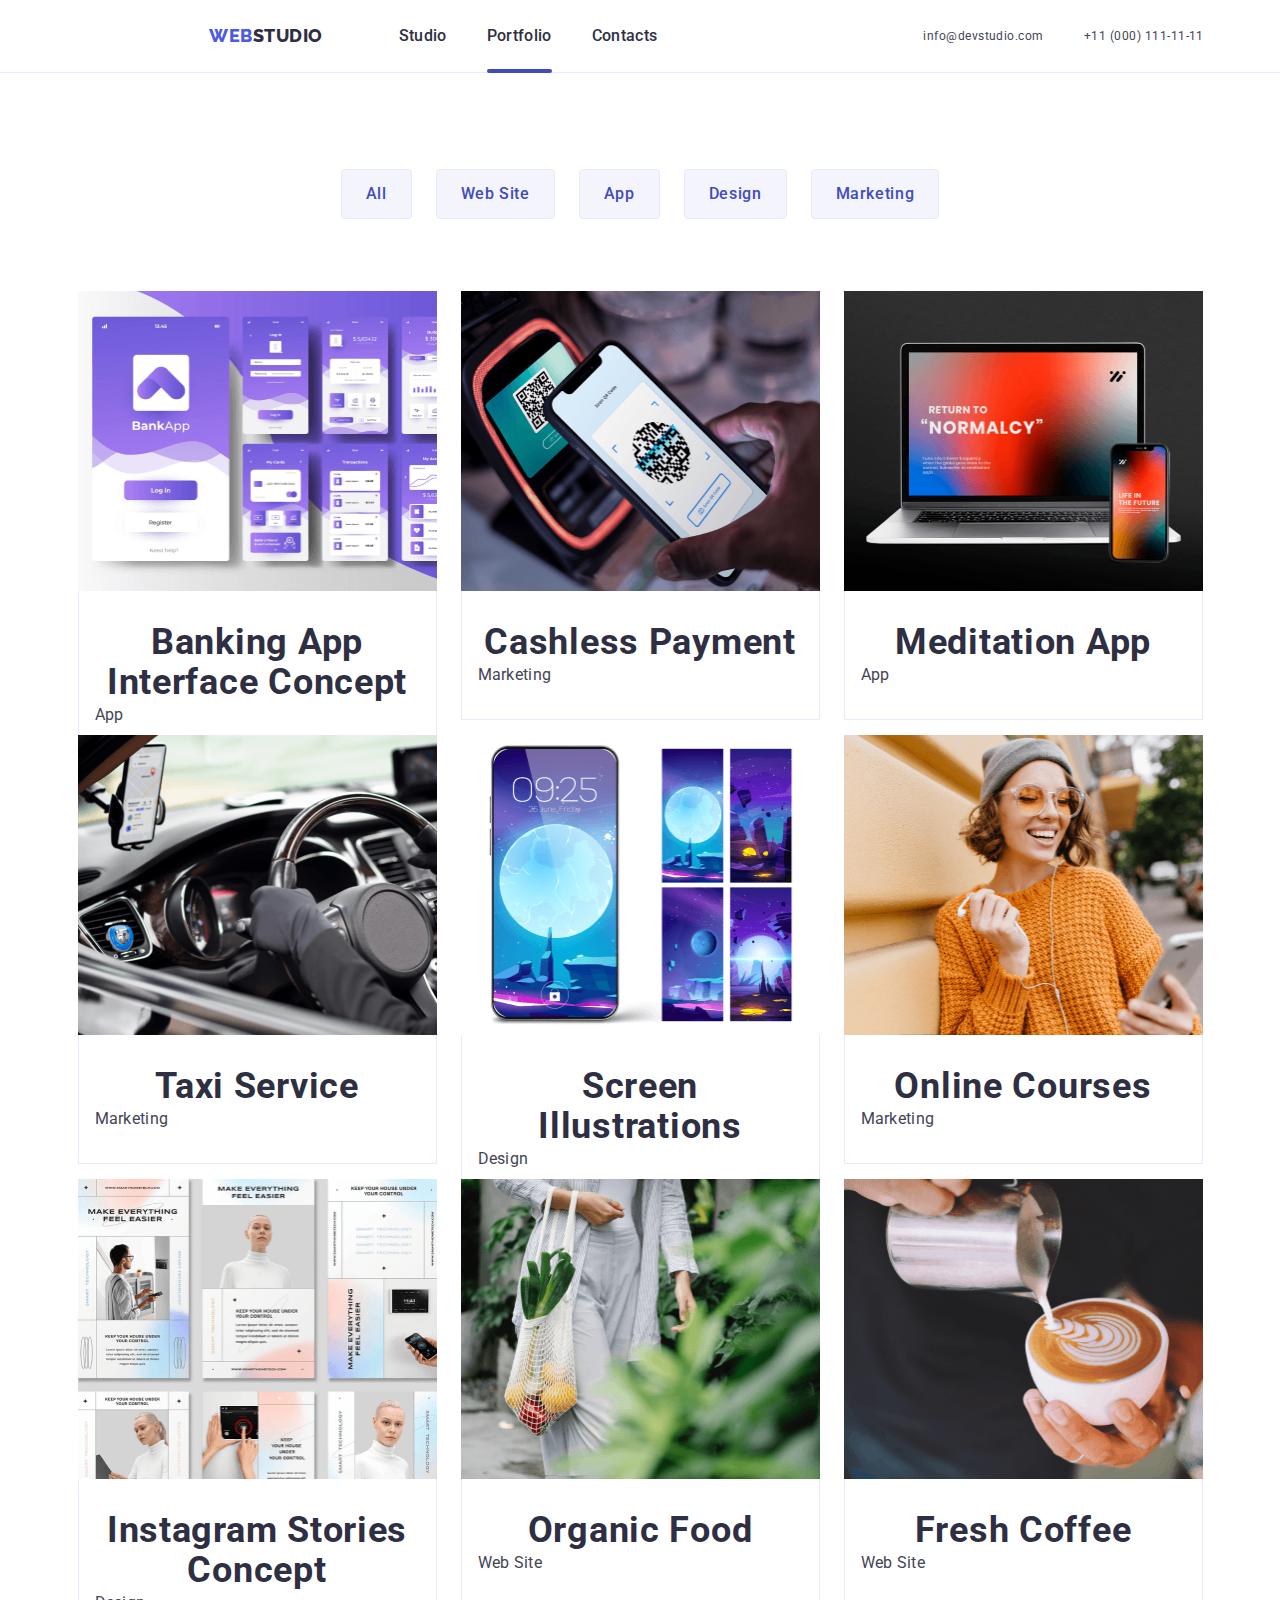
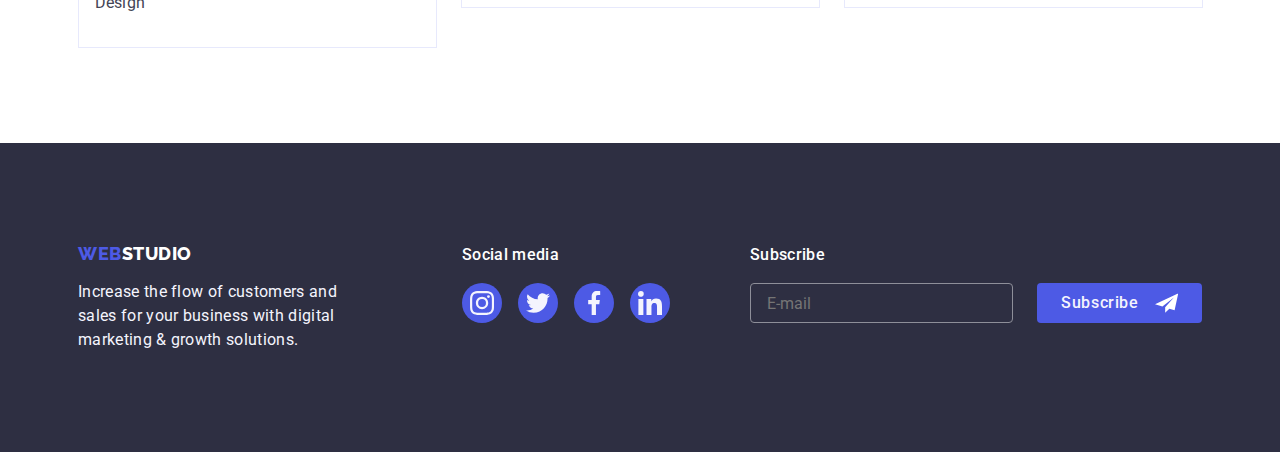
<file: portfolio.html>
<!DOCTYPE html>
<html lang="en">

<head>
    <meta charset="UTF-8" />
    <meta name="viewport" content="width=device-width, initial-scale=1.0" />
    <title>Web Studio</title>

    <!-- Fonts -->
    <link rel="preconnect" href="https://fonts.googleapis.com">
    <link rel="preconnect" href="https://fonts.gstatic.com" crossorigin>
    <link href="https://fonts.googleapis.com/css2?family=Raleway:wght@800&family=Roboto:wght@400;500;700&display=swap"
        rel="stylesheet">
    <!-- Styles -->
    <link rel="stylesheet" type="text/css"
        href=" https://cdnjs.cloudflare.com/ajax/libs/modern-normalize/2.0.0/modern-normalize.min.css">
    <!-- <link rel="stylesheet" href="./css/styles.css"> -->
    <link rel="stylesheet" type="text/css" href="./css/mobile_first.css">
    <link rel="stylesheet" type="text/css" href="./css/tablet.css">
    <link rel="stylesheet" type="text/css" href="./css/desktop.css">
</head>

<body>
    <header>
        <div class="container header-container">
            <nav>
                <a href="./index.html" class="logo" width="44" height="21" alt="WebStudio">WEB<span>STUDIO</span></a>
                <ul class="menu">
                    <li><a href="./index.html">Studio</a></li>
                    <li><a href="./portfolio.html" class="current">Portfolio</a></li>
                    <li><a href="#">Contacts</a></li>
                </ul>
            </nav>
            <address class="contacts">
                <ul>
                    <li><a href="mailto:info@devstudio.com">info@devstudio.com</a></li>
                    <li><a href="tel:+11000111111">+11 (000) 111-11-11</a></li>
                </ul>
            </address>
        </div>
    </header>

    <main>
        <section class="portfolio-section">
            <div class="container">
                <h1 class="visually-hidden" hidden>portfolio-hidden</h1>
                <ul class="filter">
                    <li class="filter-button"><button type="button">All</button></li>
                    <li class="filter-button">
                        <button type="button">Web Site</button>
                    </li>
                    <li class="filter-button"><button type="button">App</button></li>
                    <li class="filter-button">
                        <button type="button">Design</button>
                    </li>
                    <li class="filter-button"><button type="button">Marketing</button>
                    </li>
                </ul>

                <ul class="portfolio-list">
                    <li class="portfolio-element" tabindex="0">
                        <a href="#">
                            <div class="portfolio-box">
                                <img src="./images/portfolio/banking_app_interface_concept.jpg" width="360" height="300"
                                    alt="App" />
                                <p class="overlay">14 Stylish and User-Friendly App Design Concepts · Task Manager App ·
                                    Calorie Tracker App · Exotic Fruit Ecommerce App · Cloud Storage App</p>
                            </div>
                            <div class="portfolio-element-details">
                                <h2>Banking App Interface Concept</h2>
                                <p>App</p>
                            </div>
                        </a>
                    </li>
                    <li class="portfolio-element" tabindex="0">
                        <a href="#">
                            <div class="portfolio-box">
                                <img src="./images/portfolio/cashless_payment.jpg" width="360" height="300"
                                    alt="Marketing" />
                                <p class="overlay">14 Stylish and User-Friendly App Design Concepts · Task Manager App ·
                                    Calorie Tracker App · Exotic Fruit Ecommerce App · Cloud Storage App</p>
                            </div>

                            <div class="portfolio-element-details">
                                <h2>Cashless Payment</h2>
                                <p>Marketing</p>
                            </div>
                        </a>
                    </li>
                    <li class="portfolio-element" tabindex="0">
                        <a href="#">
                            <div class="portfolio-box">
                                <img src="./images/portfolio/meditation_app.jpg" width="360" height="300" alt="App" />
                                <p class="overlay">14 Stylish and User-Friendly App Design Concepts · Task Manager App ·
                                    Calorie Tracker App · Exotic Fruit Ecommerce App · Cloud Storage App</p>
                            </div>
                            <div class="portfolio-element-details">
                                <h2>Meditation App</h2>
                                <p>App</p>
                            </div>
                        </a>
                    </li>
                    <li class="portfolio-element" tabindex="0">
                        <a href="#">
                            <div class="portfolio-box">
                                <img src="./images/portfolio/taxi_service.jpg" width="360" height="300" alt="App" />
                                <p class="overlay">14 Stylish and User-Friendly App Design Concepts · Task Manager App ·
                                    Calorie Tracker App · Exotic Fruit Ecommerce App · Cloud Storage App</p>
                            </div>
                            <div class="portfolio-element-details">
                                <h2>Taxi Service</h2>
                                <p>Marketing</p>
                            </div>
                        </a>
                    </li>
                    <li class="portfolio-element" tabindex="0">
                        <a href="#">
                            <div class="portfolio-box">
                                <img src="./images/portfolio/screen_illustrations.jpg" width="360" height="300"
                                    alt="Marketing" />
                                <p class="overlay">14 Stylish and User-Friendly App Design Concepts · Task Manager App ·
                                    Calorie Tracker App · Exotic Fruit Ecommerce App · Cloud Storage App</p>
                            </div>
                            <div class="portfolio-element-details">
                                <h2>Screen Illustrations</h2>
                                <p>Design</p>
                            </div>
                        </a>
                    </li>
                    <li class="portfolio-element" tabindex="0">
                        <a href="#">
                            <div class="portfolio-box">
                                <img src="./images/portfolio/online_courses.jpg" width="360" height="300" alt="App" />
                                <p class="overlay">14 Stylish and User-Friendly App Design Concepts · Task Manager App ·
                                    Calorie Tracker App · Exotic Fruit Ecommerce App · Cloud Storage App</p>
                            </div>
                            <div class="portfolio-element-details">
                                <h2>Online Courses</h2>
                                <p>Marketing</p>
                            </div>
                        </a>
                    </li>
                    <li class="portfolio-element" tabindex="0">
                        <a href="#">
                            <div class="portfolio-box">
                                <img src="./images/portfolio/instagram_stories_concept.jpg" width="360" height="300"
                                    alt="App" />
                                <p class="overlay">14 Stylish and User-Friendly App Design Concepts · Task Manager App ·
                                    Calorie Tracker App · Exotic Fruit Ecommerce App · Cloud Storage App</p>
                            </div>
                            <div class="portfolio-element-details">
                                <h2>Instagram Stories Concept</h2>
                                <p>Design</p>
                            </div>
                        </a>
                    </li>
                    <li class="portfolio-element" tabindex="0">
                        <a href="#">
                            <div class="portfolio-box">
                                <img src="./images/portfolio/organic_food.jpg" width="360" height="300"
                                    alt="Marketing" />
                                <p class="overlay">14 Stylish and User-Friendly App Design Concepts · Task Manager App ·
                                    Calorie Tracker App · Exotic Fruit Ecommerce App · Cloud Storage App</p>
                            </div>
                            <div class="portfolio-element-details">
                                <h2>Organic Food</h2>
                                <p>Web Site</p>
                            </div>
                        </a>
                    </li>
                    <li class="portfolio-element" tabindex="0">
                        <a href="#">
                            <div class="portfolio-box">
                                <img src="./images/portfolio/fresh_coffee.jpg" width="360" height="300" alt="App" />
                                <p class="overlay">14 Stylish and User-Friendly App Design Concepts · Task Manager App ·
                                    Calorie Tracker App · Exotic Fruit Ecommerce App · Cloud Storage App</p>
                            </div>
                            <div class="portfolio-element-details">
                                <h2>Fresh Coffee</h2>
                                <p>Web Site</p>
                            </div>
                        </a>
                    </li>
                </ul>
            </div>
        </section>
    </main>

    <footer>
        <div class="container">
            <div class="footer-wrapper">
                <div>
                    <a href="./index.html" class="logo">WEB<span>STUDIO</span></a>
                    <p class="footer-p">Increase the flow of customers and sales for your business with digital
                        marketing &
                        growth
                        solutions.</p>
                </div>
                <div class="social-footer">
                    <p>Social media</p>
                    <ul class="footer-social-wrapper">
                        <li class="social-wrapper">
                            <a href="#">
                                <svg height="24" width="24">
                                    <use href="./images/icons.svg#icon-instagram"></use>
                                </svg>
                            </a>
                        </li>
                        <li class="social-wrapper">
                            <a href="#">
                                <svg height="24" width="24">
                                    <use href="./images/icons.svg#icon-twitter"></use>
                                </svg>
                            </a>
                        </li>
                        <li class="social-wrapper">
                            <a href="#">
                                <svg height="24" width="24">
                                    <use href="./images/icons.svg#icon-facebook"></use>
                                </svg>
                            </a>
                        </li>
                        <li class="social-wrapper">
                            <a href="#">
                                <svg height="24" width="24">
                                    <use href="./images/icons.svg#icon-linkedin"></use>
                                </svg>
                            </a>
                        </li>
                    </ul>
                </div>
                <div style="display: flex;flex-direction: row">
                    <form class="footer-form" name="subscription">
                        <div class="field-wrapper footer-email">
                            <label for="f_email">Subscribe
                                <input type="email" name="f_email" class="form-group" required placeholder="E-mail">
                            </label>
                        </div>
                        <button type="submit">
                            <span>Subscribe</span>
                            <svg class="modal-btn-icon" width="24" height="24">
                                <use href="./images/icons.svg#icon-subscribe"></use>
                            </svg>
                        </button>
                    </form>
                </div>
            </div>
        </div>
    </footer>
</body>

</html>
</file>
<file: css/mobile_first.css>
:root {
    --iris: #4d5ae5;
    --ocean: #404bbf;
    --navy-blue: #2e2f42;
    --green: #31d0aa;
    --slate: #434455;
    --light-slate: #8e8f99;
    --cornflower: #e7e9fc;
    --cloud: #f4f4fd;
    --navy-blue-modal: rgba(46, 47, 66, 0.4);
    --grey: rgba(46, 47, 66, 0.7);
    --white: #fff;
    --dairy: #fcfcfc;
    --normal: #9747FF;
    --primary-font: "Roboto", sans-serif;
    --logo-font: 'Raleway', sans-serif;
    --trns-slow: 600ms ease-out;
    --trns-fast: 250ms cubic-bezier(0.4, 0, 0.2, 1);
}

h1,
h2,
h3,
h4,
h5,
h6 {
    margin: 0;
}

h1 {
    font-family: var(--primary-font);
    font-weight: 700;
    font-size: 56px;
    line-height: 107%;
    letter-spacing: 0.02em;
    color: var(--navy-blue);
}

ul {
    margin: 0;
    padding: 0;
}

h2 {
    font-family: var(--primary-font);
    font-weight: 700;
    font-size: 36px;
    line-height: 111%;
    letter-spacing: 0.02em;
    text-transform: capitalize;
    text-align: center;
    color: var(--navy-blue);
}

h3 {
    color: var(--navy-blue, #2E2F42);
    font-family: var(--primary-font);
    font-size: 36px;
    font-style: normal;
    font-weight: 700;
    line-height: 40px;
    letter-spacing: 0.72px;
    text-transform: capitalize;
}

body {
    font-family: var(--primary-font);
    font-weight: 500;
    font-size: 16px;
    line-height: 140%;
    color: var(--navy-blue);
    margin: 0;
    padding: 0;
}

img {
    display: block;
    max-width: 100%;
    height: auto;
}

p {
    margin: 0;
    font-family: inherit;
    font-weight: 400;
    font-size: 16px;
    line-height: 150%;
    letter-spacing: 0.02em;
    color: var(--slate);
}

button {
    font-family: inherit;
    font-weight: 500;
    font-size: 16px;
    line-height: 140%;
    background: var(--iris);
    color: var(--white);
    cursor: pointer;
    border-radius: 4px;
    padding: 16px 32px;
    letter-spacing: 0.04em;
}

button:hover {
    box-shadow: 0 4px 4px 0 rgba(0, 0, 0, 0.15);
    background: var(--ocean);
    transition: background-color var(--trns-fast);
}

a {
    font-family: inherit;
    font-weight: 400;
    font-size: 12px;
    line-height: 133%;
    letter-spacing: 0.04em;
    text-decoration: none;
    text-decoration-skip-ink: none;
    color: var(--iris);
}

a:hover {
    text-decoration: underline;
}

a:active {
    font-family: inherit;
    font-weight: 500;
    font-size: 16px;
    line-height: 150%;
    letter-spacing: 0.02em;
    color: var(--ocean);
}

li {
    list-style-type: none;
}


nav {
    display: flex;
    align-items: center;
}

.logo {
    display: block;
    font-family: var(--logo-font);
    font-weight: 800;
    font-size: 18px;
    line-height: 117%;
    letter-spacing: 0.03em;
    text-transform: uppercase;
    color: var(--iris);
    flex-wrap: wrap;
}

.logo span {
    color: var(--navy-blue);
}

.logo:hover {
    text-decoration: none;
}

.team {
    padding: 120px 0 120px 0;
    text-align: center;
    background: var(--cloud);
}

footer .logo {
    text-align: center;
    margin-bottom: 16px;
}

footer .logo span {
    color: var(--white);
}

.portfolio-section {
    padding-top: 96px;
    padding-bottom: 72px;

}

.portfolio-section ul {
    display: flex;
    gap: 24px;
    justify-content: center;
    margin-bottom: 72px;
}

.portfolio-section a {
    font-family: inherit;
    font-weight: 500;
    font-size: 16px;
    line-height: 150%;
    letter-spacing: 0.02em;
    color: var(--navy-blue);
    cursor: pointer;
}

.portfolio-section a:hover,
.portfolio-section a:active {
    /*color: var(--iris);*/
    text-decoration: none;


}

.visually-hidden {
    position: absolute;
    width: 1px;
    height: 1px;
    margin: -1px;
    border: 0;
    padding: 0;
    white-space: nowrap;
    clip-path: inset(100%);
    clip: rect(0 0 0 0);
    overflow: hidden;
}

.li {
    color: var(--slate);
    font-weight: 400;
    font-size: 16px;
    line-height: 150%;
    letter-spacing: 0.02em;
}

.portfolio-list {
    display: flex;
    align-content: center;
    flex-wrap: wrap;
    margin: 0;
    list-style: none;

}

.portfolio-list li {
    display: flex;
    width: 359px;
    height: 420px;
    flex-direction: column;
    align-items: flex-start;
    gap: 32px;
    flex-shrink: 0;

}

.portfolio-element-details {
    border: 1px solid var(--cornflower);
    border-top: none;
    padding: 32px 16px;

}

.portfolio-list img {
    width: 360px;
    height: 300px;
    flex-shrink: 0;
}

.portfolio-list h3 {
    font-family: var(--primary-font);
    font-size: 20px;
    font-style: normal;
    font-weight: 500;
    line-height: 24px;
    letter-spacing: 0.4px;
}

.portfolio-list p {
    font-family: var(--primary-font);
    font-size: 16px;
    font-style: normal;
    font-weight: 400;
    line-height: 24px;
    letter-spacing: 0.32px;
}

footer {
    color: var(--cloud);
    background-color: var(--navy-blue)
}

footer p {
    color: var(--cloud);
}

.main-section {
    text-align: center;
    padding: 72px 0;
    background-position: center;
    background-size: cover;
    background-image: linear-gradient(rgba(46, 47, 66, 0.7),
            rgba(46, 47, 66, 0.7)), url('../images/hero/hero-bg_mob@1x.jpg');
}

@media (min-resolution: 192dpi) {
    .main-section {
        background-image: linear-gradient(rgba(46, 47, 66, 0.7),
                rgba(46, 47, 66, 0.7)), url('../images/hero/hero-bg_mob@2x.jpg');
    }
}

.main-section div {
    flex-direction: column;
    justify-content: center;
    align-items: center;
    gap: 10%
}

.main-section .container button {
    width: 169px;
    height: 56px;
}

h1 {
    font-family: var(--primary-font);
    font-weight: 700;
    font-size: 56px;
    line-height: 107%;
    letter-spacing: 0.02em;
    text-align: center;
    color: var(--white);
}

.main-section-title {
    margin-bottom: 48px;
    font-size: 36px;
    font-weight: 700;
    line-height: 40px;
    letter-spacing: 0.02em;
    text-align: center;
}

button {
    border: 1px solid var(--cornflower);
    padding: 12px 24px;
    background-color: var(--cloud);
    color: var(--ocean);
    font-family: var(--primary-font);
    font-weight: 500;
    font-size: 16px;
    line-height: 150%;
    letter-spacing: 0.04em;
}

button:hover,
button:focus {
    border: 1px solid var(--cornflower);
    padding: 12px 24px;
    color: var(--cloud);
    background-color: var(--ocean);
    transition: var(--trns-fast);
    transition-property: background-color, color;
    cursor: pointer;
}

.main-section button {
    color: var(--cloud);
    background-color: var(--ocean);
    box-shadow: 0 4px 4px 0 rgba(0, 0, 0, 0.15);
    background: var(--iris);
    border: 0px;
}

.main-section button:hover,
.main-section button:focus {
    color: var(--cloud);
    background-color: var(--ocean);
    box-shadow: 0 4px 4px 0 rgba(0, 0, 0, 0.15);
    transition-property: background-color, box-shadow;
    transition-duration: var(--trns-fast);
}

.container {
    margin: 0 auto;
    padding: 0 16px;
    min-width: 320px;
}

header {
    border-bottom: 1px solid var(--cornflower);
}

header .container {
    display: flex;
    align-items: center;
}

@media (max-width: 767px) {
    .menu {
        display: none;
    }
}

address {
    display: none;
}

.feature {
    display: flex;
    flex-direction: column;
    gap: 72px;
    align-content: center;
    align-items: center;
    width: 100%;
}

.what-we-do-list>p {
    color: var(--SLATE, #434455);
    font-family: Roboto;
    font-size: 16px;
    font-style: normal;
    font-weight: 500;
    line-height: 24px;
    letter-spacing: 0.32px;
}

.feature h3 {
    margin-bottom: 8px;
    text-align: center;
    font-size: 36px;
    font-weight: 700;
    line-height: 40px;
    letter-spacing: 0.02em;
    text-align: center;
}

.what-we-do-list {
    display: none;
}

.what-we-do {
    display: none;
    padding: 0 0 96px 0;
}

.mobile-contact {
    display: flex;
    align-items: flex-start;
    justify-content: flex-start;
    flex-direction: column;
    gap: 40px;
    margin-top: auto;
    margin-bottom: 48px;
}

.mobile-contact .phone {
    color: var(--iris, #4D5AE5);
    font-size: 1.6em;
    font-style: normal;
    font-weight: 700;
    line-height: 40px;
    letter-spacing: 0.72px;
    text-transform: capitalize;
}

.container-mobile-flex .social-main {
    justify-content: flex-start;
}

.what-we-do-list .element {
    width: calc((100% - 32px) / 3)
}

.what-we-do-title {
    display: none;
}

.team-list {
    margin-top: 72px;
    display: flex;
    flex-direction: column;
    align-items: center;
    gap: 72px;
}

.team-member img {
    display: inline-block;
    max-width: 264px;
}

.team-list .team-member {
    margin-left: 82px;
    margin-right: 82px;
    min-width: 264px;
    flex-direction: column;
    justify-content: center;
    align-items: center;
    border-radius: 0px 0px 4px 4px;
    background: var(--white);
    box-shadow: 0px 1px 6px 0px rgba(46, 47, 66, 0.08), 0px 1px 1px 0px rgba(46, 47, 66, 0.16), 0px 2px 1px 0px rgba(46, 47, 66, 0.08);
}

.team-list .team-member:hover {
    box-shadow: 0px 2px 1px 0px rgba(46, 47, 66, 0.08),
        0px 1px 1px 0px rgba(46, 47, 66, 0.16),
        0px 1px 6px 0px rgba(46, 47, 66, 0.08);
    transition: box-shadow var(--trns-fast);
}

.team-member-info {
    padding: 32px 0 32px 0;
}

.team-member-info h3 {
    margin-bottom: 8px;
    font-size: 20px;
    font-weight: 500;
    line-height: 24px;
    letter-spacing: 0.02em;
    text-align: center;
}

footer {
    padding: 100px 0 100px 0;
    background-color: var(--navy-blue);
}

.footer-p {
    width: 264px;
    font-family: var(--primary-font);
    font-size: 16px;
    font-style: normal;
    font-weight: 400;
    line-height: 24px;
    letter-spacing: 0.32px;
}

.menu a {
    display: block;
    font-family: var(--primary-font);
    font-weight: 500;
    font-size: 16px;
    line-height: 150%;
    letter-spacing: 0.02em;
    color: var(--navy-blue);
    cursor: pointer;
    padding: 24px 0;
}

.menu a:hover {
    text-decoration: none;
    font-family: inherit;
    font-weight: 500;
    font-size: 16px;
    line-height: 150%;
    padding: 24px 0;
    letter-spacing: 0.02em;
    color: var(--ocean);
    transition: color var(--trns-fast);
}

.feature-icon {
    display: none;
}

.feature-icon-svg {
    height: 64px;
}

.features-list {
    padding: 96px 0;
}

.social-wrapper {
    width: 40px;
    height: 40px;
}

.social-wrapper a {
    width: 100%;
    height: 100%;
    display: flex;
    background-color: var(--iris);
    align-items: center;
    justify-content: center;
    border-radius: 50%;
}

.social-wrapper a:hover,
.social-wrapper a:focus {

    background-color: var(--ocean);
    border-color: var(--ocean);
    transition-property: background-color, color;
    transition: var(--trns-fast);
    cursor: pointer;
}

.social-footer p {
    color: var(--white);
    font-family: var(--primary-font);
    font-size: 16px;
    font-weight: 500;
    line-height: 24px;
    letter-spacing: 0.02em;
    text-align: center;
    margin-bottom: 16px;
}

.footer-wrapper {
    gap: 72px;
    display: flex;
    align-items: center;
    flex-direction: column;
}

.footer-social-wrapper {
    display: flex;
    align-items: center;
    justify-content: center;
    gap: 16px;
    align-content: center;
    background-color: inherit;
}

.footer-social-wrapper a:hover,
.footer-social-wrapper a:focus {
    background-color: var(--green);
    transition-property: background-color, color;
    transition: var(--trns-fast);
    cursor: pointer;
}

.social-main {
    margin-top: 8px;
    align-items: center;
    justify-content: center;
    display: flex;
    gap: 24px;
    align-content: center;
}

.customers {
    padding-top: 120px;
    padding-bottom: 120px;
}

.customers h2 {
    margin-bottom: 72px;
    text-align: center;
    width: 100%;
}

.customers-wrapper {
    display: flex;
    flex-wrap: wrap;
    column-gap: 16px;
    row-gap: 72px;
    justify-content: center;
    align-items: center;
    --items: 1;
}

.customer-card {
    height: 88px;
    width: 168px;
}

.customer-card a:hover,
.customer-card a:focus {
    border: 1px solid var(--ocean);
    color: var(--ocean);
    cursor: pointer;
    fill: var(--ocean) !important;
    transition-property: color;
    transition: var(--trns-fast);
}

.customer-card a {
    display: flex;
    align-items: center;
    justify-content: center;
    align-content: center;
    border: 1px solid var(--light-slate);
    fill: var(--light-slate);
    padding: 16px 40px;
    align-content: center;
    text-align: center;
}

.current {
    color: var(--ocean);
}

.current::after {
    position: absolute;
    left: 0;
    bottom: -1px;
    content: '';
    display: block;
    width: 100%;
    height: 4px;
    border-radius: 2px;
    background-color: var(--ocean);
}

.menu li a {
    position: relative;
    display: block;
    padding: 24px 0;
}

.menu a {
    font-family: var(--primary-font);
    font-weight: 500;
    font-size: 16px;
    line-height: 150%;
    letter-spacing: 0.02em;
    color: var(--navy-blue);
    cursor: pointer;
}

.menu a:hover,
:focus {
    color: var(--ocean);
    transition: color var(--trns-fast);
}

.portfolio-box {
    position: relative;
    overflow: hidden;
}

.overlay {
    position: absolute;
    top: 0;
    left: 0;
    transform: translateY(100%);
    width: 100%;
    height: 100%;
    display: flex;
    justify-content: center;
    align-items: center;
    padding: 40px;
    font-size: 14px;
    line-height: 1.28;
    letter-spacing: -0.02em;
    color: var(--light, #fafafa);
    background-color: var(--ocean);
    opacity: 0.9;
    transition: 400ms ease-in 0s, 300ms var(--trns-fast);
    transition-property: transform, filter;
}

.team-member:hover .overlay,
.team-member:focus .overlay {
    transform: translateY(0);
    filter: blur(0px);
}

.backdrop {
    position: fixed;
    inset: 0;
    background: rgba(46, 47, 66, 0.4);
    visibility: visible;
    pointer-events: initial;
    transition: var(--trns-slow);
    transition-property: opacity, visibility;
    transition-delay: 0ms;
}

.backdrop.is-hidden {
    opacity: 0;
    visibility: hidden;
    pointer-events: none;
    transition-delay: 500ms;
}

.modal {
    position: absolute;
    top: 50%;
    left: 50%;
    transform: translateX(-50%) translateY(-50%) scale(1);
    max-width: 392px;
    width: 90%;
    min-height: 584px;
    background-color: var(--dairy);
    border-radius: 4px;
    opacity: 100%;
    transition-duration: 300ms;
    transition-timing-function: cubic-bezier(0.42, 0, 0.21, 1.5);
    transition-property: transform, opacity;
    transition-delay: 600ms;
    padding: 72px 24px 24px 24px;
}

.backdrop.is-hidden .modal {
    transform: translateX(-50%) translateY(-50%) scale(0.3);
    opacity: 0;
    transition-delay: 0ms;
}

.modal-btn {
    display: flex;
    padding: 5px;
    border-radius: 50%;
    position: absolute;
    top: 24px;
    right: 24px;
    box-shadow: 0px 2px 1px 0px rgba(0, 0, 0, 0.2),
        0px 1px 3px 0px rgba(0, 0, 0, 0.12),
        0px 1px 1px 0px rgba(0, 0, 0, 0.14);
    background-color: transparent;
}

.modal-btn svg {
    fill: var(--cloud);
}

button.modal-btn:hover,
button.modal-btn:focus {
    display: flex;
    padding: 5px;
    border-radius: 50%;
    position: absolute;
    top: 24px;
    right: 24px;
    background-color: var(--ocean);
}

button.modal-btn:hover>svg,
button.modal-btn:focus>svg {
    fill: var(--cornflower);
}

.icon-modal {
    position: absolute;
    width: 18px;
    height: 24px;
    left: 34px;
    margin-top: 12px;
}

.field-wrapper {
    width: 100%;
}

.field-wrapper input {
    height: 40px;
    margin-top: 5px;
}

.field-wrapper :focus-within {
    color: var(--ocean);
    fill: var(--ocean);
}

input[type="checkbox"]:checked .label-checkbox {
    color: var(--ocean);
    fill: var(--ocean);
}

.form-group {
    width: 100%;
    margin-bottom: 8px;
    padding-left: 34px;
    border-radius: 4px;
    border: 1px solid var(--light-slate);
    line-height: 16px;
}

label {
    display: block;
    margin-bottom: 4px;
}

.header-modal {
    color: var(--navy-blue, #2E2F42);
    text-align: center;
    margin-bottom: 16px;
    font-family: var(--primary-font);
    font-size: 16px;
    font-style: normal;
    font-weight: 500;
    line-height: 24px;
    letter-spacing: 0.32px;
}

label {
    color: var(--light-slate, #8E8F99);
    font-family: var(--primary-font);
    font-size: 12px;
    font-style: normal;
    font-weight: 400;
    line-height: 14px;
    letter-spacing: 0.48px;
}

.label-checkbox {
    margin-top: 5px;
}

.modal-wrapper {
    margin-left: 24px;
    margin-right: 24px;
    display: flex;
    width: 360px;
    flex-direction: column;
    align-items: center;
    justify-content: center;
}

.modal-submit-button {
    color: var(--cloud);
    margin-right: 50%;
    margin-left: 50%;
    background-color: var(--ocean);
    box-shadow: 0 4px 4px 0 rgba(0, 0, 0, 0.15);
    background: var(--iris);
    width: 169px;
    height: 56px;
    transform: translateX(-50%);
}

.modal-submit-button :hover {
    padding: 16px 32px !important;
}

.form-group-textarea {
    width: 100%;
    margin-bottom: 16px;
    padding-left: 8px;
    padding-top: 5px;
    border-radius: 4px;
    border: 1px solid var(--light-slate);
    resize: none;
    margin-top: 4px;
    font-size: 12px;
    font-weight: 400;
    line-height: 14px;
    letter-spacing: 0.04em;
    height: 120px;
    text-align: left;
    outline: transparent;
}

.form-group-textarea:focus {
    border-color: var(--ocean);
}

.form-group-textarea::placeholder {
    color: var(--navy-blue);
}

.form-field {
    display: flex;
    align-items: center;
    margin-top: 2px;
    gap: 4px;
}

.review-form-agreement {
    margin-bottom: 24px;
}

.review-form-agreement-desc {
    font-size: 14px;
    line-height: 1.21;
    letter-spacing: -0.02em;
    color: rgba(64, 64, 64, 0.6);
}

input[type='checkbox']+.review-form-agreement-desc>.review-form-checkbox {
    display: inline-flex;
    align-items: center;
    justify-content: center;
    width: 16px;
    height: 16px;
    margin-right: 12px;
    border-radius: 4px;
    border: 1px solid var(--navy-blue);
    cursor: pointer;
    transition: var(--trns-fast);
}

input[type='checkbox']:checked+.review-form-agreement-desc>.review-form-checkbox {
    content: url("data:image/svg+xml, %3Csvg xmlns='http://www.w3.org/2000/svg' width='16' height='16' fill='none'%3E%3Crect width='15' height='15' x='.5' y='.5' fill='%23404BBF' rx='1.5'/%3E%3Crect width='15' height='15' x='.5' y='.5' stroke='%23404BBF' rx='1.5'/%3E%3Cpath fill='%23F4F4FD' d='M11.446 4.255A.917.917 0 0 1 13 4.901a.928.928 0 0 1-.242.649l-4.894 6.154a.921.921 0 0 1-1.019.229.918.918 0 0 1-.306-.204L3.293 8.466a.925.925 0 0 1-.226-1.024.925.925 0 0 1 .87-.578.916.916 0 0 1 .656.294L7.162 9.74l4.26-5.458a.311.311 0 0 1 .025-.027h-.001Z'/%3E%3C/svg%3E");
    width: 20px;
    display: inline-flex;
    align-items: center;
    justify-content: center;
    width: 16px;
    height: 16px;
    margin-right: 12px;
    border-radius: 4px;
    border: 1px solid var(--navy-blue);
    cursor: pointer;
    transition: var(--trns-fast);
}

.review-form-agreement-desc {
    font-size: 14px;
    line-height: 1.21;
    letter-spacing: -0.02em;
    font-size: 12px;
    font-weight: 400;
    line-height: 16px;
    letter-spacing: 0.04em;
    text-align: left;
}

.review-form-agreement-desc>span {
    transform: translateY(20%);
}

.review-form-agreement-link {
    color: var(--iris);
    text-decoration: underline;
    text-decoration-skip-ink: none;
}

.footer-form {
    display: flex;
    flex-direction: column;
    align-items: center;
}

.footer-email {
    height: 40px;
    width: 100%;
    color: var(--cloud);
}

.footer-email input {
    padding-left: 16px;
    margin-top: 16px;
    color: var(--cloud);
    background: transparent;
    outline: transparent;
}

.footer-email input:focus,
.footer-email label:has(> input:focus) {
    color: var(--cloud);
}

.footer-email label:has(>input:active) {
    color: var(--cloud);
}

.footer-form button {
    display: flex;
    flex-direction: row;
    margin-top: 16px;
    width: 165px;
    gap: 16px;
    background-color: var(--iris);
    color: var(--cloud);
    height: 40px;
    justify-content: center;
    align-items: center;
    align-content: center;
    transform: translateY(100%);
    border: transparent;
}

.footer-form button:hover,
.footer-form button:focus {
    background-color: var(--ocean);
    border: transparent;
}

.footer-form label {
    font-size: 16px;
    font-weight: 500;
    line-height: 24px;
    letter-spacing: 0.02em;
    text-align: center;
    color: var(--white);
}

.modal-field {
    margin-bottom: 8px;
}

.modal-label {
    color: var(--light-slate, #8E8F99);
    font-size: 12px;
    font-style: normal;
    font-weight: 400;
    line-height: 116.667%;
    letter-spacing: 0.48px;
}

.modal-box {
    position: relative;
}

.modal-input {
    border-radius: 4px;
    border: 1px solid var(--navy-blue-modal, rgba(46, 47, 66, 0.40));
    width: 100%;
    height: 40px;
    padding-left: 38px;
    outline: transparent;
}

.modal-input:focus {
    border-color: var(--ocean);
}

.modal-input:focus+.modal-icon {
    fill: var(--ocean);
}

.modal-icon {
    position: absolute;
    top: 50%;
    left: 16px;
    transform: translateY(-50%);
}

@media screen and (min-width: 1158px) {
    .container {
        max-width: 1158px;
        padding-left: 15px;
        padding-right: 15px;
    }
}

header .container nav {
    padding: 23px 0;
    /* (70 - 24) /2 */
    display: flex;
    align-items: center;
    width: 100%;
    justify-content: space-between;
}

@media (max-width: 767px) {
    .menu {
        display: none;
    }
}

.menu .link {
    padding: 10px;
    color: inherit;
    text-decoration: none;
}

.menu .link:hover,
.menu .link:focus {
    text-decoration: underline;
}

.menu-toggle {
    min-height: 40px;
    min-width: 40px;
    display: flex;
    align-items: center;
    justify-content: center;
    stroke: var(--navy-blue);
    margin: 0;
    padding: 0;
    background-color: transparent;
    cursor: pointer;
    border: none;
    border-radius: 50%;
    outline: none;
}

@media (min-width: 768px) {
    .menu-toggle {
        display: none;
    }
}

.menu-toggle:hover,
.menu-toggle:focus {
    background-color: rgba(0, 0, 0, 0.1);
}

.menu-container {
    position: fixed;
    top: 0;
    left: 0;
    width: 100vw;
    height: 100vh;
    padding: 80px 35px 40px 40px;
    background-color: #fff;
    z-index: 999;
    transform: translateX(100%);
    transition: transform 250ms ease-in-out;
}

.menu-container.is-open {
    transform: translateX(0);
}

.menu-container .menu-toggle {
    position: absolute;
    top: 16px;
    right: 16px;
    color: var(--white);
}

.mobile-menu {
    margin: 0;
    list-style: none;
    display: flex;
    flex-direction: column;
}

.container-mobile-flex {
    display: flex;
    height: 100%;
    flex-direction: column;
    justify-content: space-between;
}

.mobile-menu .link {
    display: block;
    padding: 10px;
    text-decoration: none;
    color: var(--navy-blue, #2E2F42);
    font-family: var(--primary-font);
    font-size: 36px;
    font-style: normal;
    font-weight: 700;
    line-height: 40px;
    letter-spacing: 0.72px;
    text-transform: capitalize;
}

.mobile-menu .link.active {
    color: var(--ocean);
}

.menu-mobile-icon {
    fill: var(--navy-blue);
}
</file>
<file: css/tablet.css>
@media screen and (min-width: 768px) {
    .container {
        max-width: 768px;
    }

    .customers .container {
        max-width: 584px;
        margin: 0 auto;
    }

    .feature-icon {
        display: none;
    }

    h3 {
        font-weight: 500;
        font-size: 20px;
        line-height: 120%;
        letter-spacing: 0.02em;
        color: var(--navy-blue);
    }

    .main-section {
        background-image: linear-gradient(rgba(46, 47, 66, 0.7),
                rgba(46, 47, 66, 0.7)), url('../images/hero/hero-bg_tab@1x.jpg');
    }

    @media (min-resolution: 192dpi) {
        .main-section {
            background-image: linear-gradient(rgba(46, 47, 66, 0.7),
                    rgba(46, 47, 66, 0.7)), url('../images/hero/hero-bg_tab@2x.jpg');
        }
    }

    .main-section-title {
        margin: 0 auto;
        max-width: 496px;
        margin-bottom: 48px;
        font-size: 56px;
        font-weight: 700;
        line-height: 60px;
        letter-spacing: 0.02em;
        text-align: center;
    }

    .what-we-do-title {
        display: block;
        margin-bottom: 72px;
    }

    .feature h3 {
        margin-bottom: 8px;
    }

    .features-list {
        padding-left: 16px;
        padding-right: 16px;
    }

    .feature {
        width: 736px;
        flex-direction: row;
        gap: 72px 24px;
        flex-wrap: wrap;
    }

    .feature li {
        display: flex;
        width: 356px;
        flex-direction: column;
        align-items: flex-start;
        gap: 8px;
    }

    .menu {
        display: flex;
        margin: 0 auto;
        gap: 40px;
    }

    address {
        display: flex;
        justify-content: left;
        margin-left: auto;
    }

    address ul li a {
        cursor: pointer;
        font-weight: 400;
        font-size: 12px;
        line-height: 14px;
        display: flex;
        letter-spacing: 0.04em;
        color: var(--slate);
        margin-top: 16px;
        padding: 0;
        flex-direction: column;
        color: var(--slate);
        font-style: normal;
        font-family: var(--primary-font);
    }

    address ul li a:hover {
        color: var(--ocean);
        transition-property: color;
        transition: var(--trns-fast);
        text-decoration: none;
    }

    address ul li a:active {
        font-weight: 400;
    }

    .modal {
        max-width: 408px;
    }

    .menu-container {
        display: none;
    }

    .team-list {
        flex-direction: row;
        flex-wrap: wrap;
        gap: 64px 24px;
        justify-content: center;
    }

    .team-card-content {
        padding: 32px 0 32px 0;
    }

    .team-list .team-member {
        margin-left: 0px;
        margin-right: 0px;
        display: inline-flex;
        flex-direction: column;
        justify-content: center;
        align-items: center;
    }

    header .container nav {
        display: flex;
        left: 0px;
        justify-content: left;
    }

    .container .footer-wrapper {
        max-width: 496px;
        margin: 0 auto;
        gap: 72px 24px;
        flex-direction: row;
        align-items: self-start;
        flex-wrap: wrap;
        justify-content: left;
    }

    footer .logo {
        text-align: left;
    }

    .social-footer p {
        text-align: left;
    }

    .footer-form label {
        text-align: left;
    }

    .footer-form {
        flex-direction: row;
    }

    .footer-email {
        width: 263px;
    }

    .footer-form button {
        width: 165px;
        margin-top: auto;
        margin-left: 24px;
    }
}
</file>
<file: css/desktop.css>
@media screen and (min-width: 1158px) {
    .container {
        min-width: 1158px;
        margin: 0 auto;
        padding: 0px 15px;
        width: 90%;
    }

    header .container nav {
        margin: 0 auto;
        min-height: auto;
        width: auto;
        padding: 0;
    }

    header .logo {
        margin-right: 76px;
    }

    .menu {
        margin: 0;
    }

    address {
        justify-content: right;
    }

    address ul li a {
        margin: 0;
    }

    .main-section {
        text-align: center;
        padding: 188px 0;
        background-position: center;
        background-size: cover;
        background-image: linear-gradient(rgba(46, 47, 66, 0.7),
                rgba(46, 47, 66, 0.7)), url('../images/hero/hero-bg_desk@1x.jpg');
    }

    @media (min-resolution: 192dpi) {
        .main-section {
            background-image: linear-gradient(rgba(46, 47, 66, 0.7),
                    rgba(46, 47, 66, 0.7)), url('../images/hero/hero-bg_desk@2x.jpg');
        }
    }

    .contacts ul {
        display: flex;
        flex-shrink: 0;
        gap: 40px;
    }

    .contacts ul li {
        display: inline-block;
    }

    .customers-wrapper {
        flex-wrap: nowrap;
    }

    .container .footer-wrapper {
        display: flex;
        flex-wrap: nowrap;
        justify-content: center;
        gap: 0;
    }

    .team-list .team-member {
        width: calc((100%) / 4);
    }

    .what-we-do {
        display: flex;
    }

    .what-we-do-list {
        display: flex;
        gap: 24px;
    }

    .features-list {
        padding: 120px 0;
    }

    .features {
        position: absolute;
        width: 1px;
        height: 1px;
        margin: -1px;
        border: 0;
        padding: 0;
        white-space: nowrap;
        clip-path: inset(100%);
        clip: rect(0 0 0 0);
        overflow: hidden;
    }

    .feature {
        flex-direction: row;
        flex-wrap: nowrap;
    }

    .feature h3 {
        font-size: 20px;
        font-weight: 500;
        line-height: 1.2;
    }

    .feature-icon {
        height: 112px;
        width: 264px;
        background-color: #F4F4FD;
        position: relative;
        text-align: center;
        display: flex;
        flex-direction: row;
        align-items: center;
        justify-content: center;
        margin-bottom: 8px;
        border: 1px solid rgba(255, 255, 255, 0.5);
    }

    .feature li {
        gap: 0;
    }

    .team-list {
        flex-wrap: nowrap;
    }

    .social-footer {
        margin-left: 120px;
        margin-right: 80px;
    }
}
</file>
